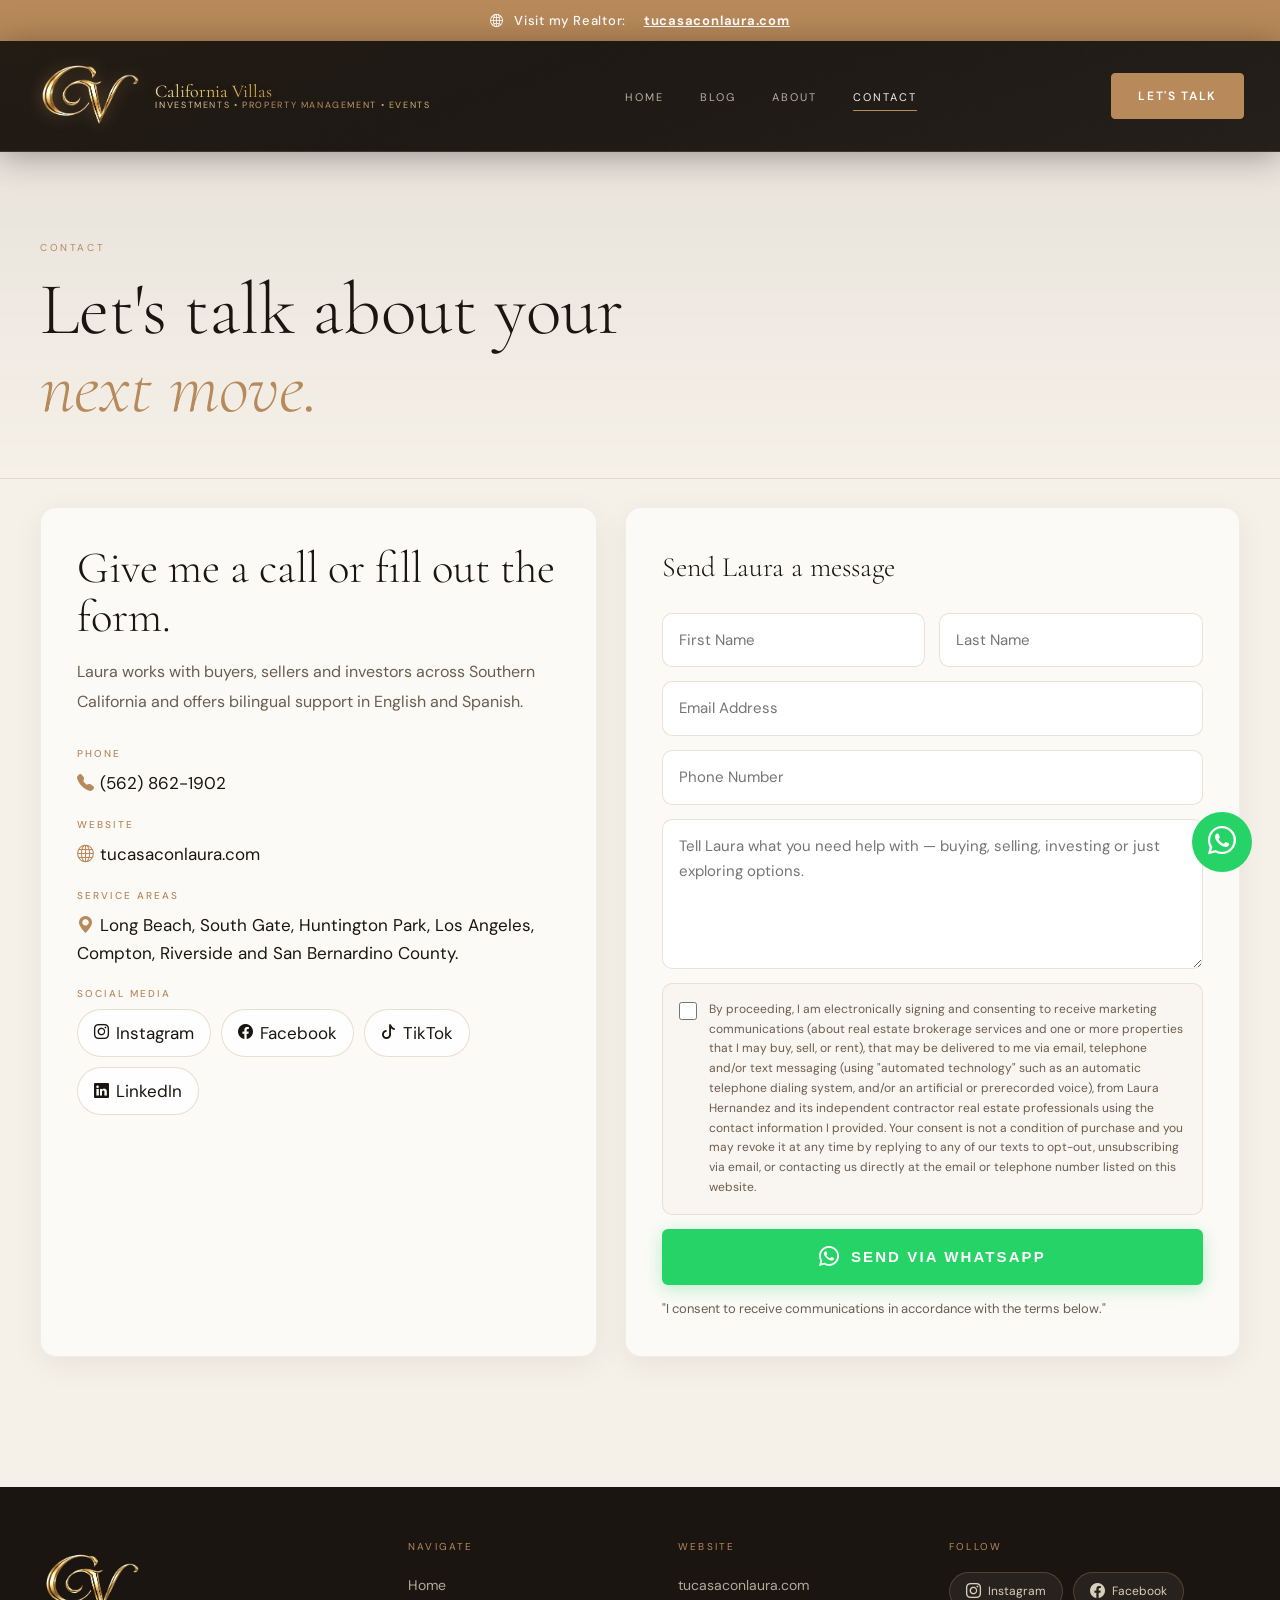
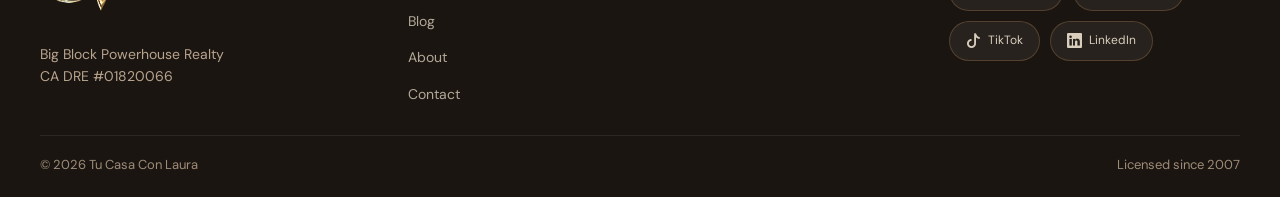
<file: contact.html>
<!DOCTYPE html>
<html lang="en">
<head>
  <meta charset="UTF-8">
  <meta name="viewport" content="width=device-width, initial-scale=1.0">
  <title>Contact — Tu Casa Con Laura</title>
  <link rel="preconnect" href="https://fonts.googleapis.com">
  <link rel="preconnect" href="https://fonts.gstatic.com" crossorigin>
  <link href="https://fonts.googleapis.com/css2?family=Cormorant+Garamond:ital,wght@0,300;0,400;0,600;1,300;1,400;1,600&family=DM+Sans:wght@300;400;500;700&display=swap" rel="stylesheet">
  <link rel="stylesheet" href="https://cdn.jsdelivr.net/npm/bootstrap-icons@1.11.3/font/bootstrap-icons.min.css">
  <link rel="stylesheet" href="css/style.css">
  <style>
    /* ── NAV BRAND ── */
    .nav-logo {
      display: flex;
      align-items: center;
      gap: 12px;
    }
    .nav-brand-text {
      display: flex;
      flex-direction: column;
      line-height: 1.1;
    }
   .brand-main {
  font-family: var(--serif);
  font-size: 18px;
  background: linear-gradient(
    135deg,
    #fff4c9 0%,
    #f7d774 20%,
    #d4a94f 40%,
    #b8895a 60%,
    #f7d774 80%,
    #fff4c9 100%
  );
  background-clip: text;
  -webkit-background-clip: text;
  -webkit-text-fill-color: transparent;
  text-shadow:
    0 0 6px rgba(184,137,90,0.25),
    0 2px 6px rgba(0,0,0,0.3);
}
    
    .brand-sub {
  font-size: 9px;
  letter-spacing: .18em;
  text-transform: uppercase;
  background: linear-gradient(
    135deg,
    #f5deb3,
    #b8895a,
    #e6c27a
  );
  background-clip: text;
  -webkit-background-clip: text;
  -webkit-text-fill-color: transparent;
  opacity: 0.95;
}


    .contact-wrap {
      width: min(1200px, calc(100% - 40px));
      margin: 0 auto;
      padding: 28px 0 70px;
      display: grid;
      grid-template-columns: .95fr 1.05fr;
      gap: 28px;
    }
    .contact-card, .form-card { padding: 36px; }
    .contact-title {
      font-family: var(--serif);
      font-size: clamp(30px,3.5vw,52px);
      font-weight: 300;
      line-height: 1.08;
      margin-bottom: 16px;
    }
    .contact-list { display: grid; gap: 20px; margin-top: 28px; }
    .contact-row strong {
      display: block;
      color: var(--gold);
      font-size: 10px;
      text-transform: uppercase;
      letter-spacing: .2em;
      margin-bottom: 6px;
      font-weight: 500;
    }
    .contact-row p, .contact-row a { font-size: 17px; color: var(--charcoal); }
    form { display: grid; gap: 14px; }
    .form-card h2 { font-family: var(--serif); font-size: 28px; font-weight: 300; margin-bottom: 22px; }
    input, textarea, select {
      width: 100%;
      border: 1px solid rgba(184,137,90,.25);
      border-radius: 10px;
      padding: 14px 16px;
      font: inherit;
      font-size: 15px;
      background: rgba(255,255,255,.92);
      color: var(--charcoal);
      transition: border-color .2s;
      outline: none;
    }
    input:focus, textarea:focus {
      border-color: var(--gold);
      box-shadow: 0 0 0 3px rgba(184,137,90,.12);
    }
    textarea { min-height: 150px; resize: vertical; }
    .form-row { display: grid; grid-template-columns: 1fr 1fr; gap: 14px; }
    .form-note { color: var(--mid); font-size: 13px; line-height: 1.6; }

    .disclaimer-label {
      display: flex; gap: 12px; align-items: flex-start;
      padding: 16px; border: 1px solid rgba(184,137,90,.2);
      border-radius: 10px; background: rgba(184,137,90,.04); cursor: pointer;
    }
    .disclaimer-check {
      width: 18px !important; height: 18px; min-width: 18px;
      margin-top: 2px; accent-color: var(--gold);
      cursor: pointer; padding: 0 !important; border-radius: 4px !important;
    }
    .disclaimer-text { font-size: 12px; color: var(--mid); line-height: 1.65; }
    .disclaimer-text a { color: var(--gold); text-decoration: underline; }

    @media (max-width: 780px) {
      .contact-wrap { grid-template-columns: 1fr; }
      .form-row { grid-template-columns: 1fr; }
    }
  </style>
</head>
<body>
  <div class="site-banner">
    <i class="bi bi-globe2"></i>
    Visit my Realtor: &nbsp;
    <a href="https://tucasaconlaura.com/" target="_blank" rel="noopener">tucasaconlaura.com</a>
  </div>
  <a href="https://wa.me/15628621902" target="_blank" rel="noopener" class="whatsapp-float" title="WhatsApp">
    <i class="bi bi-whatsapp"></i>
  </a>
    <nav id="main-nav">
    <a href="index.html" class="nav-logo">
      <img src="assets/images/logo.png" alt="California Villas" class="nav-logo-img">
      <div class="nav-brand-text">
        <span class="brand-main">California Villas</span>
        <span class="brand-sub">Investments • Property Management • Events</span>
      </div>
    </a>
    <ul class="nav-links">
      <li><a href="index.html">Home</a></li>
      <li><a href="blog.html">Blog</a></li>
      <li><a href="index.html#about">About</a></li>
      <li><a href="contact.html" class="active">Contact</a></li>
    </ul>
    <a href="contact.html" class="nav-cta">Let's Talk</a>
    <button class="nav-hamburger" id="nav-burger"><span></span><span></span><span></span></button>
  </nav>
  <nav class="nav-mobile" id="nav-mobile">
    <a href="index.html">Home</a>
    <a href="blog.html">Blog</a>
    <a href="index.html#about">About</a>
    <a href="contact.html">Contact</a>
  </nav>

  <section class="page-hero">
    <div class="page-hero-inner">
      <p class="page-eyebrow">Contact</p>
      <h1 class="page-title">Let's talk about your<br><em>next move.</em></h1>
    </div>
  </section>

  <main class="contact-wrap">
    <section class="contact-card card">
      <h2 class="contact-title">Give me a call or fill out the form.</h2>
      <p class="lead">Laura works with buyers, sellers and investors across Southern California and offers bilingual support in English and Spanish.</p>
      <div class="contact-list">
        <div class="contact-row">
          <strong>Phone</strong>
          <a href="tel:+15628621902"><i class="bi bi-telephone-fill" style="color:var(--gold);margin-right:6px"></i>(562) 862-1902</a>
        </div>
        <div class="contact-row">
          <strong>Website</strong>
          <a href="https://tucasaconlaura.com/" target="_blank" rel="noopener">
            <i class="bi bi-globe" style="color:var(--gold);margin-right:6px"></i>tucasaconlaura.com
          </a>
        </div>
        <div class="contact-row">
          <strong>Service Areas</strong>
          <p><i class="bi bi-geo-alt-fill" style="color:var(--gold);margin-right:6px"></i>Long Beach, South Gate, Huntington Park, Los Angeles, Compton, Riverside and San Bernardino County.</p>
        </div>
        <div class="contact-row">
          <strong>Social Media</strong>
          <div class="contact-socials">
            <a href="https://www.instagram.com/tucasaconlaura/" target="_blank"><i class="bi bi-instagram"></i> Instagram</a>
            <a href="https://www.facebook.com/TuCasaConLaura/" target="_blank"><i class="bi bi-facebook"></i> Facebook</a>
            <a href="https://www.tiktok.com/@tucasaconlaura" target="_blank"><i class="bi bi-tiktok"></i> TikTok</a>
            <a href="https://www.linkedin.com/in/tucasaconlaura" target="_blank"><i class="bi bi-linkedin"></i> LinkedIn</a>
          </div>
        </div>
      </div>
    </section>

    <section class="form-card card">
      <h2>Send Laura a message</h2>
      <form id="wa-form">
        <div class="form-row">
          <input type="text" id="f-first" placeholder="First Name" required>
          <input type="text" id="f-last" placeholder="Last Name">
        </div>
        <input type="email" id="f-email" placeholder="Email Address" required>
        <input type="tel" id="f-phone" placeholder="Phone Number">
        <textarea id="f-msg" placeholder="Tell Laura what you need help with — buying, selling, investing or just exploring options." required></textarea>
        <label class="disclaimer-label">
          <input type="checkbox" required class="disclaimer-check">
          <span class="disclaimer-text">
            By proceeding, I am electronically signing and consenting to receive marketing communications (about real estate brokerage services and one or more properties that I may buy, sell, or rent), that may be delivered to me via email, telephone and/or text messaging (using "automated technology" such as an automatic telephone dialing system, and/or an artificial or prerecorded voice), from Laura Hernandez and its independent contractor real estate professionals using the contact information I provided. Your consent is not a condition of purchase and you may revoke it at any time by replying to any of our texts to opt-out, unsubscribing via email, or contacting us directly at the email or telephone number listed on this website.
          </span>
        </label>
        <button type="submit" class="btn-whatsapp">
          <i class="bi bi-whatsapp"></i> Send via WhatsApp
        </button>
        <p class="form-note">"I consent to receive communications in accordance with the terms below."</p>
      </form>
    </section>
  </main>

  <footer>
    <div class="footer-grid">
      <div>
        <a href="index.html"><img src="assets/images/logo.png" alt="Tu Casa Con Laura" class="footer-logo-img"></a>
        <p class="footer-tagline">Big Block Powerhouse Realty<br>CA DRE #01820066</p>
      </div>
      <div>
        <p class="footer-col-title">Navigate</p>
        <ul class="footer-links">
          <li><a href="index.html">Home</a></li>
          <li><a href="blog.html">Blog</a></li>
          <li><a href="index.html#about">About</a></li>
          <li><a href="contact.html">Contact</a></li>
        </ul>
      </div>
      <div>
        <p class="footer-col-title">Website</p>
        <ul class="footer-links">
          <li><a href="https://tucasaconlaura.com/" target="_blank">tucasaconlaura.com</a></li>
        </ul>
      </div>
      <div>
        <p class="footer-col-title">Follow</p>
        <div class="footer-socials">
          <a href="https://www.instagram.com/tucasaconlaura/" target="_blank" rel="noopener"><i class="bi bi-instagram"></i> Instagram</a>
          <a href="https://www.facebook.com/TuCasaConLaura/" target="_blank" rel="noopener"><i class="bi bi-facebook"></i> Facebook</a>
          <a href="https://www.tiktok.com/@tucasaconlaura" target="_blank" rel="noopener"><i class="bi bi-tiktok"></i> TikTok</a>
          <a href="https://www.linkedin.com/in/tucasaconlaura" target="_blank" rel="noopener"><i class="bi bi-linkedin"></i> LinkedIn</a>
        </div>
      </div>
    </div>
    <div class="footer-bottom">
      <span>© 2026 Tu Casa Con Laura</span>
      <span>Licensed since 2007</span>
    </div>
  </footer>

  <script>
    document.getElementById('wa-form').addEventListener('submit', function(e) {
      e.preventDefault();
      const first = document.getElementById('f-first').value.trim();
      const last  = document.getElementById('f-last').value.trim();
      const email = document.getElementById('f-email').value.trim();
      const phone = document.getElementById('f-phone').value.trim();
      const msg   = document.getElementById('f-msg').value.trim();
      const text  = `Hola Laura! Te escribo desde tucasaconlaura.com 👋\n\n` +
        `*Nombre:* ${first} ${last}\n` +
        `*Email:* ${email}\n` +
        (phone ? `*Teléfono:* ${phone}\n` : '') +
        `\n*Mensaje:*\n${msg}`;
      window.open(`https://wa.me/15628621902?text=${encodeURIComponent(text)}`, '_blank');
    });
  </script>
  <script src="js/main.js"></script>
</body>
</html>
</file>
<file: css/style.css>
/* ══════════════════════════════════════════════
   TU CASA CON LAURA — Redesign 2026
   CSS mejorado: animaciones, scroll-reveal, responsive
   ══════════════════════════════════════════════ */

@import url('https://fonts.googleapis.com/css2?family=Cormorant+Garamond:ital,wght@0,300;0,400;0,600;1,300;1,400;1,600&family=DM+Sans:wght@300;400;500;700&display=swap');

:root {
  --cream:    #f5f0e8;
  --cream-2:  #ede6d9;
  --warm:     #e8dece;
  --sand:     #c9b898;
  --gold:     #b8895a;
  --gold-dk:  #9a6e3f;
  --charcoal: #1a1510;
  --char-2:   #252018;
  --char-3:   #2f2820;
  --mid:      #6b5d4f;
  --white:    #ffffff;
  --wa:       #25D366;
  --wa-dk:    #1aab52;

  --serif: 'Cormorant Garamond', Georgia, serif;
  --sans:  'DM Sans', Arial, sans-serif;

  --nav-h:     110px;
  --radius:    16px;
  --radius-lg: 24px;

  /* Animación base */
  --ease-out:  cubic-bezier(0.16, 1, 0.3, 1);
  --ease-in:   cubic-bezier(0.4, 0, 1, 1);
}

/* ══════════════════════════
   RESET & BASE
   ══════════════════════════ */
*, *::before, *::after { box-sizing: border-box; margin: 0; padding: 0; }
html { scroll-behavior: smooth; -webkit-font-smoothing: antialiased; }
body {
  font-family: var(--sans);
  background: var(--cream);
  color: var(--charcoal);
  overflow-x: hidden;
  line-height: 1.65;
}
img { max-width: 100%; display: block; }
a { color: inherit; text-decoration: none; }
.container { width: min(1200px, calc(100% - 40px)); margin: 0 auto; }

/* ══════════════════════════════════════════════
   SCROLL-REVEAL ANIMATIONS
   Todos los elementos con [data-reveal] se animan
   al entrar en el viewport vía IntersectionObserver
   ══════════════════════════════════════════════ */

/* Estado inicial — invisible y desplazado */
[data-reveal] {
  opacity: 0;
  transform: translateY(32px);
  transition:
    opacity 0.72s var(--ease-out),
    transform 0.72s var(--ease-out);
  will-change: opacity, transform;
}

/* Variante: entrar desde la izquierda */
[data-reveal="left"] {
  transform: translateX(-36px);
}

/* Variante: entrar desde la derecha */
[data-reveal="right"] {
  transform: translateX(36px);
}

/* Variante: escala (zoom suave) */
[data-reveal="scale"] {
  transform: scale(0.94) translateY(16px);
}

/* Estado visible — animación completada */
[data-reveal].is-visible {
  opacity: 1;
  transform: none;
}

/* Retrasos escalonados para grupos de cards */
[data-reveal-delay="1"] { transition-delay: 0.08s; }
[data-reveal-delay="2"] { transition-delay: 0.16s; }
[data-reveal-delay="3"] { transition-delay: 0.24s; }
[data-reveal-delay="4"] { transition-delay: 0.32s; }
[data-reveal-delay="5"] { transition-delay: 0.40s; }

/* ══════════════════════════
   IMÁGENES — SIN RECORTE
   Todas las fotos usan object-fit: cover + overflow: hidden
   en el contenedor, nunca clip en la imagen directa
   ══════════════════════════ */

/* Contenedor genérico para fotos sin recorte */
.img-frame {
  overflow: hidden;
  border-radius: var(--radius);
  background: var(--warm);
  /* El border-radius siempre en el contenedor, no en la img */
}

/* La imagen llena el contenedor sin distorsionarse */
.img-frame img,
.img-cover {
  width: 100%;
  height: 100%;
  object-fit: cover;
  object-position: center top;
  display: block;
  /* Aceleración GPU — evita artefactos durante animaciones */
  transform: translateZ(0);
  backface-visibility: hidden;
  -webkit-backface-visibility: hidden;
  /* Transición suave al hacer hover en la galería */
  transition: transform 0.55s var(--ease-out);
}

/* Zoom sutil al hover — sin recorte porque overflow: hidden está en el padre */
.gallery-item:hover img,
.post-card:hover .post-card-img img,
.article-card:hover .article-card-img img,
.featured-post:hover .featured-media img {
  transform: scale(1.04) translateZ(0);
}

/* Animación parallax suave en la foto hero */
.hero-photo {
  position: absolute;
  inset: 0;
  width: 100%;
  height: 100%;
  object-fit: cover;
  object-position: center top;
  display: block;
  transform: translateZ(0);
  backface-visibility: hidden;
  -webkit-backface-visibility: hidden;
  /* Sin transition aquí — el parallax lo maneja JS */
}

/* ══════════════════════════
   LAZY LOADING — SKELETON
   Placeholder animado mientras carga la imagen
   ══════════════════════════ */
@keyframes skeleton-shimmer {
  0%   { background-position: -200% 0; }
  100% { background-position:  200% 0; }
}

img.lazy {
  background: linear-gradient(
    90deg,
    var(--warm) 25%,
    var(--cream-2) 50%,
    var(--warm) 75%
  );
  background-size: 200% 100%;
  animation: skeleton-shimmer 1.6s ease infinite;
}

img.lazy.loaded {
  background: none;
  animation: none;
}

/* Fade-in cuando la imagen termina de cargar */
@keyframes img-fade-in {
  from { opacity: 0; }
  to   { opacity: 1; }
}
img.lazy.loaded { animation: img-fade-in 0.45s ease forwards; }

/* ══════════════════════════
   WEBSITE BANNER
   ══════════════════════════ */
.site-banner {
  background: var(--gold);
  color: #fff;
  text-align: center;
  padding: 10px 20px;
  font-size: 13px;
  font-weight: 500;
  letter-spacing: .06em;
  display: flex;
  align-items: center;
  justify-content: center;
  gap: 10px;
}
.site-banner a { color: #fff; text-decoration: underline; font-weight: 700; }
.site-banner a:hover { opacity: .85; }

/* ══════════════════════════
   NAVIGATION
   ══════════════════════════ */
#main-nav {
  position: sticky;
  top: 0;
  z-index: 1000;
  min-height: var(--nav-h);
  display: flex;
  align-items: center;
  justify-content: space-between;
  gap: 20px;
  padding: 8px 36px;
  background:
    url("data:image/svg+xml,%3Csvg xmlns='http://www.w3.org/2000/svg' width='300' height='300'%3E%3Cfilter id='n'%3E%3CfeTurbulence type='fractalNoise' baseFrequency='0.75' numOctaves='4' stitchTiles='stitch'/%3E%3CfeColorMatrix type='saturate' values='0'/%3E%3C/filter%3E%3Crect width='300' height='300' filter='url(%23n)' opacity='0.04'/%3E%3C/svg%3E"),
    linear-gradient(160deg, #201810 0%, #1a1510 40%, #211c15 100%);
  background-color: #1a1510;
  border-bottom: 1px solid rgba(184,137,90,.22);
  box-shadow: 0 4px 32px rgba(0,0,0,.35);
  isolation: isolate;
  /* Entrada suave del nav */
  animation: nav-slide-in 0.5s var(--ease-out) both;
}
@keyframes nav-slide-in {
  from { transform: translateY(-100%); opacity: 0; }
  to   { transform: translateY(0);     opacity: 1; }
}

.nav-logo {
  display: inline-flex;
  align-items: center;
  text-decoration: none;
  flex-shrink: 0;
}
.nav-logo-img {
  height: 94px;
  width: auto;
  max-width: 360px;
  object-fit: contain;
  display: block;
  background: transparent;
  transition: opacity .2s, filter .2s;
  filter: brightness(1.12) drop-shadow(0 1px 8px rgba(184,137,90,.4));
}
.nav-logo-img:hover {
  opacity: .88;
  filter: brightness(1.2) drop-shadow(0 2px 12px rgba(184,137,90,.55));
}

.nav-links {
  list-style: none;
  display: flex;
  gap: 36px;
  align-items: center;
}
.nav-links a {
  font-size: 11px;
  text-transform: uppercase;
  letter-spacing: .18em;
  color: rgba(235,225,210,.75);
  position: relative;
  padding-bottom: 3px;
  transition: color .2s;
}
.nav-links a::after {
  content: '';
  position: absolute;
  left: 0; right: 0; bottom: -4px;
  height: 1px;
  background: var(--gold);
  transform: scaleX(0);
  transform-origin: left;
  transition: transform .25s ease;
}
.nav-links a:hover,
.nav-links a.active { color: var(--cream); }
.nav-links a:hover::after,
.nav-links a.active::after { transform: scaleX(1); }

.nav-cta {
  display: inline-flex;
  align-items: center;
  justify-content: center;
  min-height: 46px;
  padding: 0 26px;
  border-radius: 4px;
  background: var(--gold);
  color: var(--white);
  border: 1px solid var(--gold);
  font-size: 12px;
  text-transform: uppercase;
  letter-spacing: .14em;
  font-weight: 600;
  transition: background .2s, border-color .2s, transform .15s;
  white-space: nowrap;
}
.nav-cta:hover {
  background: var(--gold-dk);
  border-color: var(--gold-dk);
  transform: translateY(-1px);
}

.nav-hamburger {
  display: none;
  background: none;
  border: 0;
  cursor: pointer;
  padding: 4px;
}
.nav-hamburger span {
  display: block;
  width: 22px;
  height: 1.5px;
  background: var(--cream);
  margin: 5px 0;
  transition: transform .25s ease, opacity .2s ease;
}
/* Hamburger → X */
.nav-hamburger.open span:nth-child(1) { transform: translateY(6.5px) rotate(45deg); }
.nav-hamburger.open span:nth-child(2) { opacity: 0; transform: scaleX(0); }
.nav-hamburger.open span:nth-child(3) { transform: translateY(-6.5px) rotate(-45deg); }

.nav-mobile {
  display: none;
  background: var(--char-2);
  border-bottom: 1px solid rgba(184,137,90,.15);
  /* Animación de apertura */
  overflow: hidden;
  max-height: 0;
  transition: max-height 0.35s var(--ease-out);
}
.nav-mobile.open {
  display: grid;
  gap: 0;
  padding: 8px 24px 16px;
  max-height: 320px;
}
.nav-mobile a {
  text-decoration: none;
  padding: 11px 0;
  color: rgba(235,225,210,.85);
  font-size: 13px;
  letter-spacing: .1em;
  text-transform: uppercase;
  border-bottom: 1px solid rgba(255,255,255,.06);
  transition: color .2s, padding-left .2s;
}
.nav-mobile a:hover { color: var(--cream); padding-left: 6px; }
.nav-mobile a:last-child { border-bottom: 0; }

/* ══════════════════════════
   BOTONES
   ══════════════════════════ */
.btn-primary {
  display: inline-flex;
  align-items: center;
  justify-content: center;
  gap: 9px;
  min-height: 56px;
  padding: 0 36px;
  border-radius: 6px;
  background: var(--gold);
  color: var(--white);
  border: 2px solid var(--gold);
  font-size: 13px;
  text-transform: uppercase;
  letter-spacing: .16em;
  font-weight: 600;
  transition: background .2s, border-color .2s, transform .15s, box-shadow .2s;
  cursor: pointer;
  box-shadow: 0 4px 18px rgba(184,137,90,.35);
}
.btn-primary:hover {
  background: var(--gold-dk);
  border-color: var(--gold-dk);
  transform: translateY(-2px);
  box-shadow: 0 8px 28px rgba(184,137,90,.48);
}

.btn-ghost {
  display: inline-flex;
  align-items: center;
  justify-content: center;
  gap: 9px;
  min-height: 56px;
  padding: 0 32px;
  border-radius: 6px;
  background: transparent;
  color: var(--charcoal);
  border: 2px solid rgba(184,137,90,.5);
  font-size: 13px;
  text-transform: uppercase;
  letter-spacing: .16em;
  font-weight: 600;
  transition: background .2s, border-color .2s, transform .15s;
}
.btn-ghost:hover {
  background: rgba(184,137,90,.1);
  border-color: var(--gold);
  transform: translateY(-2px);
}

.btn-whatsapp {
  display: inline-flex;
  align-items: center;
  justify-content: center;
  gap: 10px;
  min-height: 56px;
  padding: 0 36px;
  border-radius: 6px;
  background: var(--wa);
  color: #fff;
  border: 2px solid var(--wa);
  font-size: 15px;
  text-transform: uppercase;
  letter-spacing: .14em;
  font-weight: 600;
  transition: background .2s, transform .15s, box-shadow .2s;
  cursor: pointer;
  box-shadow: 0 4px 18px rgba(37,211,102,.3);
  width: 100%;
  justify-content: center;
}
.btn-whatsapp:hover {
  background: var(--wa-dk);
  border-color: var(--wa-dk);
  transform: translateY(-2px);
  box-shadow: 0 8px 28px rgba(37,211,102,.45);
}
.btn-whatsapp i { font-size: 20px; }

/* WhatsApp flotante — con animación de pulso */
@keyframes wa-pulse {
  0%, 100% { box-shadow: 0 4px 20px rgba(37,211,102,.45); }
  50%       { box-shadow: 0 4px 32px rgba(37,211,102,.75), 0 0 0 8px rgba(37,211,102,.12); }
}
.whatsapp-float {
  position: fixed;
  bottom: 28px;
  right: 28px;
  z-index: 999;
  width: 60px;
  height: 60px;
  border-radius: 50%;
  background: var(--wa);
  color: #fff;
  display: flex;
  align-items: center;
  justify-content: center;
  font-size: 28px;
  animation: wa-pulse 2.8s ease-in-out infinite;
  transition: transform .2s;
}
.whatsapp-float:hover {
  transform: scale(1.12);
  animation: none;
  box-shadow: 0 6px 28px rgba(37,211,102,.65);
}

/* ══════════════════════════
   LAYOUT COMPARTIDO
   ══════════════════════════ */
section { width: 100%; }

.page-hero {
  padding: 88px 0 52px;
  background: linear-gradient(180deg, rgba(26,21,16,.06) 0%, transparent 100%);
  border-bottom: 1px solid rgba(184,137,90,.1);
}
.page-hero-inner {
  width: min(1200px, calc(100% - 40px));
  margin: 0 auto;
}
.page-hero.dark {
  background: linear-gradient(175deg, #1a1510 0%, #231c14 100%);
  border-bottom: 1px solid rgba(184,137,90,.18);
}
.page-hero.dark .page-title,
.page-hero.dark .page-eyebrow { color: var(--cream); }
.page-hero.dark .page-title em { color: var(--gold); }

.page-eyebrow, .section-kicker {
  color: var(--gold);
  font-size: 10px;
  text-transform: uppercase;
  letter-spacing: .26em;
  margin-bottom: 14px;
  display: block;
}

.page-title {
  font-family: var(--serif);
  font-weight: 300;
  line-height: 1.05;
  font-size: clamp(40px, 6vw, 74px);
}
.page-title em { font-style: italic; color: var(--gold); }

.section-title {
  font-family: var(--serif);
  font-weight: 300;
  line-height: 1.08;
  font-size: clamp(28px, 3.8vw, 48px);
}
.section-title em { font-style: italic; color: var(--gold); }

.section-header {
  display: flex;
  align-items: flex-end;
  justify-content: space-between;
  gap: 24px;
  margin-bottom: 30px;
}

.section-link {
  color: var(--gold);
  font-size: 11px;
  text-transform: uppercase;
  letter-spacing: .16em;
  border-bottom: 1px solid rgba(184,137,90,.5);
  padding-bottom: 3px;
  white-space: nowrap;
  transition: border-color .2s, color .2s;
}
.section-link:hover { border-color: var(--gold); color: var(--gold-dk); }

.lead { font-size: 16px; color: var(--mid); line-height: 1.9; }

.card {
  background: rgba(255,255,255,.65);
  border: 1px solid rgba(184,137,90,.13);
  border-radius: var(--radius);
  box-shadow: 0 8px 32px rgba(26,21,16,.06);
}

/* ══════════════════════════
   HERO (index.html)
   ══════════════════════════ */
.hero {
  min-height: calc(100vh - var(--nav-h));
  display: grid;
  grid-template-columns: 1fr 1fr;
}

.hero-left {
  display: flex;
  flex-direction: column;
  justify-content: center;
  padding: clamp(40px, 6vw, 88px);
  background: var(--cream);
}

/* Entrada escalonada del hero */
.hero-eyebrow {
  font-size: 10px;
  letter-spacing: .26em;
  text-transform: uppercase;
  color: var(--gold);
  margin-bottom: 20px;
  animation: hero-fade-up 0.6s 0.2s var(--ease-out) both;
}
.hero-title {
  font-family: var(--serif);
  font-size: clamp(46px, 6.5vw, 88px);
  line-height: 1;
  font-weight: 300;
  animation: hero-fade-up 0.7s 0.32s var(--ease-out) both;
}
.hero-title em { color: var(--gold); font-style: italic; }

.hero-subtitle {
  font-family: var(--serif);
  font-size: clamp(18px, 2.2vw, 28px);
  color: var(--mid);
  margin: 12px 0 18px;
  font-style: italic;
  animation: hero-fade-up 0.7s 0.44s var(--ease-out) both;
}
.hero-desc {
  max-width: 520px;
  font-size: 15px;
  color: var(--mid);
  line-height: 1.9;
  animation: hero-fade-up 0.7s 0.52s var(--ease-out) both;
}
.hero-actions {
  display: flex;
  gap: 12px;
  flex-wrap: wrap;
  margin-top: 30px;
  animation: hero-fade-up 0.7s 0.60s var(--ease-out) both;
}
.hero-stats {
  display: flex;
  gap: 32px;
  flex-wrap: wrap;
  margin-top: 40px;
  padding-top: 24px;
  border-top: 1px solid rgba(184,137,90,.2);
  animation: hero-fade-up 0.7s 0.72s var(--ease-out) both;
}
@keyframes hero-fade-up {
  from { opacity: 0; transform: translateY(24px); }
  to   { opacity: 1; transform: translateY(0); }
}

.stat-num {
  font-family: var(--serif);
  font-size: 34px;
  color: var(--gold);
  display: block;
  line-height: 1;
}
.stat-label {
  font-size: 10px;
  text-transform: uppercase;
  letter-spacing: .16em;
  color: var(--mid);
  margin-top: 4px;
}

.hero-right {
  position: relative;
  min-height: 560px;
  background: var(--char-2);
  overflow: hidden; /* Contiene la foto sin recortarla visualmente */
}
/* Overlay decorativo */
.hero-right::after {
  content: '';
  position: absolute;
  inset: 0;
  background:
    linear-gradient(to right,  rgba(245,240,232,.1) 0%, transparent 30%),
    linear-gradient(to top,    rgba(26,21,16,.5) 0%, transparent 60%);
  z-index: 1;
  pointer-events: none;
}

.hero-badge {
  position: absolute;
  left: 24px;
  bottom: 24px;
  background: rgba(245,240,232,.97);
  padding: 16px 20px;
  border-radius: 12px;
  box-shadow: 0 8px 32px rgba(26,21,16,.22);
  z-index: 2;
  border-left: 3px solid var(--gold);
  animation: hero-badge-in 0.8s 0.9s var(--ease-out) both;
}
@keyframes hero-badge-in {
  from { opacity: 0; transform: translateY(16px) translateX(-8px); }
  to   { opacity: 1; transform: none; }
}
.hero-badge-name {
  font-family: var(--serif);
  font-size: 22px;
  font-weight: 400;
  line-height: 1;
}
.hero-badge-title {
  font-size: 10px;
  text-transform: uppercase;
  letter-spacing: .16em;
  color: var(--gold);
  margin-top: 5px;
}

/* ══════════════════════════
   INTRO
   ══════════════════════════ */
.intro { padding: 80px 0; }
.intro-wrap {
  width: min(1200px, calc(100% - 40px));
  margin: 0 auto;
  display: grid;
  grid-template-columns: .75fr 1.5fr;
  gap: 40px;
  align-items: start;
}
.intro-body {
  font-family: var(--serif);
  font-size: clamp(22px, 2.8vw, 36px);
  line-height: 1.5;
  font-weight: 300;
  color: var(--charcoal);
}
.intro-body em { color: var(--gold); font-style: italic; }

/* ══════════════════════════
   SPECIALTIES
   ══════════════════════════ */
.specialties { background: var(--char-2); padding: 80px 0; }
.specialties .section-title { color: var(--cream); }
.specialties .section-link  { color: var(--gold); }

.spec-grid {
  width: min(1200px, calc(100% - 40px));
  margin: 0 auto;
  display: grid;
  grid-template-columns: repeat(4, 1fr);
  gap: 16px;
}
.spec-card {
  padding: 30px 24px;
  border-radius: var(--radius);
  background: rgba(255,255,255,.05);
  border: 1px solid rgba(184,137,90,.18);
  transition: background .25s, border-color .25s, transform .25s var(--ease-out);
}
.spec-card:hover {
  background: rgba(255,255,255,.09);
  border-color: rgba(184,137,90,.38);
  transform: translateY(-4px);
}
.spec-num {
  font-family: var(--serif);
  font-size: 42px;
  color: rgba(184,137,90,.35);
  line-height: 1;
  transition: color .25s;
}
.spec-card:hover .spec-num { color: rgba(184,137,90,.6); }
.spec-name {
  font-family: var(--serif);
  font-size: 22px;
  color: var(--cream);
  margin: 12px 0 8px;
  font-weight: 400;
}
.spec-desc { color: rgba(220,205,185,.65); font-size: 14px; line-height: 1.75; }

/* ══════════════════════════
   BLOG PREVIEW (index)
   ══════════════════════════ */
.blog-preview { padding: 80px 0; }
.blog-wrap { width: min(1200px, calc(100% - 40px)); margin: 0 auto; }

.blog-grid {
  display: grid;
  grid-template-columns: 2fr 1fr 1fr;
  gap: 16px;
}
.post-card {
  text-decoration: none;
  background: rgba(255,255,255,.75);
  border: 1px solid rgba(184,137,90,.13);
  border-radius: var(--radius);
  overflow: hidden; /* IMPORTANTE: clip aquí, no en la img */
  transition: box-shadow .25s, transform .25s var(--ease-out);
  display: flex;
  flex-direction: column;
}
.post-card:hover {
  box-shadow: 0 16px 48px rgba(26,21,16,.14);
  transform: translateY(-4px);
}
.post-card-img {
  width: 100%;
  height: 260px;
  overflow: hidden; /* Doble contención — garantía */
  flex-shrink: 0;
  background: var(--warm);
}
.post-card:first-child .post-card-img { height: 360px; }
.post-card-img img {
  width: 100%;
  height: 100%;
  object-fit: cover;
  object-position: center;
  display: block;
  transform: translateZ(0);
  transition: transform 0.55s var(--ease-out);
}
.post-card:hover .post-card-img img { transform: scale(1.05) translateZ(0); }

.post-card-body  { padding: 22px; flex: 1; }
.post-tag        { color: var(--gold); font-size: 10px; text-transform: uppercase; letter-spacing: .18em; display: block; margin-bottom: 8px; }
.post-title      { font-family: var(--serif); font-size: 24px; font-weight: 300; line-height: 1.15; color: var(--charcoal); margin-bottom: 10px; }
.post-excerpt    { font-size: 14px; color: var(--mid); line-height: 1.75; }

/* ══════════════════════════
   ABOUT SECTION
   ══════════════════════════ */
.about-section { padding: 90px 0; background: var(--cream-2); }
.about-wrap {
  width: min(1200px, calc(100% - 40px));
  margin: 0 auto;
  display: grid;
  grid-template-columns: .95fr 1.05fr;
  gap: 56px;
  align-items: center;
}
.about-photo-wrap {
  border-radius: var(--radius-lg);
  overflow: hidden; /* Clip aquí, foto se expande libre */
  height: 560px;
  background: var(--warm);
  position: relative;
}
.about-photo {
  width: 100%;
  height: 100%;
  object-fit: cover;
  object-position: center top;
  display: block;
  transform: translateZ(0);
  transition: transform 0.6s var(--ease-out);
}
.about-photo-wrap:hover .about-photo { transform: scale(1.03) translateZ(0); }

.about-name {
  font-family: var(--serif);
  font-size: clamp(38px, 5vw, 64px);
  font-weight: 300;
  line-height: 1.02;
}
.about-name em { color: var(--gold); font-style: italic; }
.about-meta {
  color: var(--gold);
  text-transform: uppercase;
  letter-spacing: .18em;
  font-size: 10px;
  margin: 12px 0 24px;
}
.about-copy { display: grid; gap: 16px; color: var(--mid); font-size: 16px; line-height: 1.9; }
.about-badges { display: flex; gap: 10px; flex-wrap: wrap; margin-top: 22px; }
.about-badges span {
  border: 1px solid rgba(184,137,90,.28);
  padding: 8px 14px;
  border-radius: 999px;
  font-size: 11px;
  letter-spacing: .1em;
  text-transform: uppercase;
  background: rgba(255,255,255,.6);
  transition: background .2s, border-color .2s;
}
.about-badges span:hover { background: rgba(184,137,90,.12); border-color: rgba(184,137,90,.5); }

/* ══════════════════════════
   GALERÍA DE FOTOS
   ══════════════════════════ */
.gallery-strip {
  width: min(1200px, calc(100% - 40px));
  margin: 0 auto;
  padding: 0 0 80px;
}
.gallery-grid {
  display: grid;
  grid-template-columns: 2fr 1fr 1fr;
  grid-template-rows: auto auto;
  gap: 12px;
}
.gallery-item {
  border-radius: var(--radius);
  overflow: hidden; /* LA CLAVE: clip en contenedor, no en img */
  background: var(--warm);
  cursor: pointer;
  position: relative;
}
/* Overlay de hover */
.gallery-item::after {
  content: '';
  position: absolute;
  inset: 0;
  background: rgba(184,137,90,.0);
  transition: background .3s ease;
  z-index: 1;
  pointer-events: none;
}
.gallery-item:hover::after { background: rgba(184,137,90,.12); }

.gallery-item:first-child { grid-row: span 2; height: 500px; }
.gallery-item:not(:first-child) { height: 244px; }

.gallery-item img {
  width: 100%;
  height: 100%;
  object-fit: cover;
  object-position: center top;
  display: block;
  transform: translateZ(0);
  transition: transform 0.6s var(--ease-out);
}
.gallery-item:hover img { transform: scale(1.05) translateZ(0); }

/* ══════════════════════════
   VIDEOS SECTION
   ══════════════════════════ */
.videos-section { padding: 80px 0; background: var(--char-3); }
.videos-wrap { width: min(1200px, calc(100% - 40px)); margin: 0 auto; }
.videos-section .section-title { color: var(--cream); }
.videos-section .section-link  { color: var(--gold); }

.vid-intro-row {
  display: grid;
  grid-template-columns: 1fr 1fr;
  gap: 28px;
  align-items: start;
  margin-bottom: 40px;
}
.vid-intro-text {
  font-family: var(--serif);
  font-size: clamp(18px, 2vw, 24px);
  font-weight: 300;
  line-height: 1.6;
  color: rgba(235,225,210,.8);
}
.vid-cta-block {
  padding: 24px;
  background: rgba(255,255,255,.05);
  border: 1px solid rgba(184,137,90,.2);
  border-radius: var(--radius);
}
.vid-cta-block .lead { color: rgba(220,205,185,.75); font-size: 14px; }
.ig-btn-grad {
  display: inline-flex;
  align-items: center;
  gap: 10px;
  padding: 11px 18px;
  background: linear-gradient(135deg,#f58529,#dd2a7b,#8134af);
  color: white;
  border-radius: 8px;
  margin-top: 14px;
  font-size: 13px;
  font-weight: 500;
  transition: opacity .2s, transform .2s;
}
.ig-btn-grad:hover { opacity: .88; transform: translateY(-1px); }

.vgrid {
  display: grid;
  grid-template-columns: repeat(3, 1fr);
  gap: 20px;
}
.vcard {
  background: rgba(255,255,255,.05);
  border: 1px solid rgba(184,137,90,.15);
  border-radius: var(--radius);
  overflow: hidden;
  display: flex;
  flex-direction: column;
  transition: border-color .25s, transform .25s var(--ease-out);
}
.vcard:hover { border-color: rgba(184,137,90,.4); transform: translateY(-3px); }

.vcard-media {
  position: relative;
  width: 100%;
  padding-bottom: 56.25%;
  height: 0;
  overflow: hidden;
  background: #120d06;
  flex-shrink: 0;
}
.vcard-media video {
  position: absolute;
  inset: 0;
  width: 100%;
  height: 100%;
  object-fit: cover;
  display: block;
  cursor: pointer;
}
.vcard-play {
  position: absolute;
  inset: 0;
  display: grid;
  place-items: center;
  background: rgba(20,14,6,.4);
  transition: opacity .25s;
  z-index: 2;
  pointer-events: none;
}
.vcard-media.playing .vcard-play { opacity: 0; }
.play-btn {
  width: 62px; height: 62px;
  border-radius: 50%; border: 0;
  background: var(--gold); color: white;
  font-size: 22px; cursor: pointer;
  display: grid; place-items: center;
  pointer-events: all;
  transition: background .2s, transform .2s;
}
.play-btn:hover { background: var(--gold-dk); transform: scale(1.1); }
.vcard-featured { grid-column: span 2; }
.vcard-featured .vcard-media { padding-bottom: 42.85%; }
.vcard-info { padding: 20px; flex: 1; }
.vcard-tag   { font-size: 10px; text-transform: uppercase; letter-spacing: .18em; color: var(--gold); }
.vcard-title { font-family: var(--serif); font-size: 22px; line-height: 1.2; color: var(--cream); margin-top: 8px; font-weight: 300; }
.vcard-sub   { color: rgba(200,185,165,.65); margin-top: 8px; font-size: 13px; }

.ig-strip {
  display: flex;
  justify-content: space-between;
  gap: 24px;
  align-items: center;
  flex-wrap: wrap;
  padding: 42px 0 0;
  border-top: 1px solid rgba(184,137,90,.15);
  margin-top: 40px;
}
.ig-strip-text { color: var(--cream); font-family: var(--serif); font-size: clamp(22px,2.8vw,34px); font-weight: 300; }
.ig-strip-text em { color: var(--gold); font-style: italic; }
.ig-strip .contact-socials a { color: rgba(220,205,185,.8); border-color: rgba(184,137,90,.25); background: rgba(255,255,255,.05); }
.ig-strip .contact-socials a:hover { background: rgba(184,137,90,.18); color: #fff; }

/* ══════════════════════════
   SOCIAL PILLS
   ══════════════════════════ */
.footer-socials, .social-pills, .contact-socials {
  display: flex;
  flex-wrap: wrap;
  gap: 10px;
}
.social-pills a,
.contact-socials a,
.footer-socials a {
  display: inline-flex;
  align-items: center;
  gap: 7px;
  padding: 9px 16px;
  border-radius: 999px;
  border: 1px solid rgba(184,137,90,.28);
  color: var(--charcoal);
  background: rgba(255,255,255,.8);
  font-size: 12px;
  transition: background .2s, transform .15s;
}
.social-pills a:hover,
.contact-socials a:hover,
.footer-socials a:hover { background: rgba(184,137,90,.12); transform: translateY(-1px); }

.footer-socials a {
  color: #d9cebc;
  border-color: rgba(184,137,90,.3);
  background: rgba(255,255,255,.06);
}
.footer-socials a:hover { color: #fff; background: rgba(184,137,90,.18); }
.social-pills a i,
.contact-socials a i,
.footer-socials a i { font-size: 15px; line-height: 1; }

/* ══════════════════════════
   CONTACT STRIP
   ══════════════════════════ */
.contact-strip {
  width: min(1200px, calc(100% - 40px));
  margin: 60px auto 0;
  padding: 36px;
  background: linear-gradient(135deg, #1a1510 0%, #2f2318 100%);
  color: var(--cream);
  border-radius: var(--radius-lg);
  display: grid;
  grid-template-columns: 1.2fr .9fr;
  gap: 32px;
  align-items: center;
}
.contact-strip-title {
  font-family: var(--serif);
  font-size: clamp(26px,3.5vw,44px);
  font-weight: 300;
  line-height: 1.1;
}
.contact-strip-title em { color: var(--gold); font-style: italic; }
.contact-strip-sub { color: #d9c9b4; margin-top: 10px; font-size: 15px; }
.contact-strip-right { display: grid; gap: 18px; justify-items: start; }
.contact-item { display: flex; gap: 14px; align-items: center; }
.contact-icon {
  width: 46px; height: 46px;
  border-radius: 50%;
  background: rgba(255,255,255,.08);
  display: grid;
  place-items: center;
  flex-shrink: 0;
}
.contact-icon svg { width: 20px; height: 20px; stroke: var(--cream); fill: none; stroke-width: 1.8; }
.contact-info-label { font-size: 10px; text-transform: uppercase; letter-spacing: .18em; color: #c0a882; }
.contact-info-value { font-size: 22px; font-family: var(--serif); }

/* ══════════════════════════
   BLOG PAGE
   ══════════════════════════ */
.featured-post {
  display: grid;
  grid-template-columns: 1.05fr .95fr;
  border-radius: var(--radius-lg);
  overflow: hidden;
  border: 1px solid rgba(184,137,90,.13);
  background: rgba(255,255,255,.7);
  box-shadow: 0 8px 32px rgba(26,21,16,.06);
  cursor: pointer;
  transition: box-shadow .25s, transform .25s var(--ease-out);
}
.featured-post:hover {
  box-shadow: 0 16px 48px rgba(26,21,16,.14);
  transform: translateY(-3px);
}
.featured-media {
  height: 460px;
  overflow: hidden; /* Clip en contenedor */
  background: var(--warm);
  flex-shrink: 0;
}
.featured-media img {
  width: 100%; height: 100%;
  object-fit: cover; display: block;
  transform: translateZ(0);
  transition: transform 0.6s var(--ease-out);
}
.featured-post:hover .featured-media img { transform: scale(1.04) translateZ(0); }

.featured-body { padding: 42px; display: flex; flex-direction: column; justify-content: center; }
.featured-body h2 { font-family: var(--serif); font-size: clamp(28px,3.5vw,50px); font-weight: 300; line-height: 1.05; margin: 10px 0 16px; }
.featured-body p  { color: var(--mid); font-size: 15px; line-height: 1.85; }
.meta { color: var(--gold); font-size: 10px; letter-spacing: .2em; text-transform: uppercase; margin-top: 20px; }

.articles-grid {
  display: grid;
  grid-template-columns: repeat(3, 1fr);
  gap: 16px;
  margin-top: 20px;
}
.article-card {
  overflow: hidden;
  border-radius: var(--radius);
  background: rgba(255,255,255,.72);
  border: 1px solid rgba(184,137,90,.12);
  display: flex;
  flex-direction: column;
  transition: box-shadow .25s, transform .25s var(--ease-out);
  cursor: pointer;
}
.article-card:hover {
  box-shadow: 0 12px 40px rgba(26,21,16,.12);
  transform: translateY(-4px);
}
.article-card-img {
  width: 100%; height: 220px;
  overflow: hidden; /* Clip en contenedor */
  background: var(--warm);
  flex-shrink: 0;
}
.article-card-img img {
  width: 100%; height: 100%;
  object-fit: cover; display: block;
  transform: translateZ(0);
  transition: transform 0.55s var(--ease-out);
}
.article-card:hover .article-card-img img { transform: scale(1.06) translateZ(0); }

.article-body { padding: 22px; flex: 1; }
.article-body h3 { font-family: var(--serif); font-size: 26px; line-height: 1.1; margin: 8px 0 10px; font-weight: 300; color: var(--charcoal); }
.article-body p  { color: var(--mid); font-size: 14px; line-height: 1.75; }

/* ══════════════════════════
   ARTICLE READER (blog)
   ══════════════════════════ */
#article-view { display: none; width: min(1200px, calc(100% - 40px)); margin: 0 auto; padding: 48px 0 90px; }
#article-view.visible { display: block; }
.post-wrap { display: grid; grid-template-columns: 1fr 320px; gap: 72px; align-items: start; }

.back-link {
  display: inline-flex; align-items: center; gap: 8px;
  font-size: 11px; letter-spacing: .14em; text-transform: uppercase;
  color: var(--mid); margin-bottom: 36px;
  transition: color .2s; cursor: pointer;
}
.back-link:hover { color: var(--gold); }
.back-link::before { content: '←'; font-size: 14px; }

.article-tag   { font-size: 10px; letter-spacing: .22em; text-transform: uppercase; color: var(--gold); margin-bottom: 14px; display: block; }
.article-title { font-family: var(--serif); font-size: clamp(34px,4vw,54px); font-weight: 300; line-height: 1.08; color: var(--charcoal); margin-bottom: 16px; }
.article-title em { font-style: italic; color: var(--gold); }
.article-meta  { font-size: 11px; letter-spacing: .1em; text-transform: uppercase; color: var(--sand); display: flex; gap: 20px; flex-wrap: wrap; margin-bottom: 36px; }
.article-hero  { width: 100%; aspect-ratio: 16/9; overflow: hidden; border-radius: var(--radius); margin-bottom: 40px; background: var(--warm); }
.article-hero img { width: 100%; height: 100%; object-fit: cover; display: block; }

.article-body-text { font-size: 16px; font-weight: 300; line-height: 1.9; color: var(--mid); }
.article-body-text h2 { font-family: var(--serif); font-size: 28px; font-weight: 600; color: var(--charcoal); margin: 48px 0 14px; }
.article-body-text h3 { font-family: var(--serif); font-size: 22px; font-weight: 600; color: var(--charcoal); margin: 34px 0 10px; }
.article-body-text p  { margin-bottom: 20px; }
.article-body-text strong { font-weight: 500; color: var(--charcoal); }
.article-body-text em { font-style: italic; color: var(--gold); }
.article-body-text ul, .article-body-text ol { padding-left: 24px; margin-bottom: 20px; display: flex; flex-direction: column; gap: 8px; }
.article-body-text blockquote { border-left: 2px solid var(--gold); padding: 16px 24px; margin: 32px 0; background: rgba(184,137,90,.06); border-radius: 0 var(--radius) var(--radius) 0; font-family: var(--serif); font-size: 20px; font-style: italic; color: var(--charcoal); }
.article-tip { background: rgba(184,137,90,.07); border-left: 2px solid var(--gold); padding: 18px 22px; margin: 28px 0; border-radius: 0 var(--radius) var(--radius) 0; }
.article-tip-label { font-size: 10px; letter-spacing: .2em; text-transform: uppercase; color: var(--gold); margin-bottom: 8px; display: block; font-weight: 500; }
.article-tip p { font-size: 14px; color: var(--mid); line-height: 1.75; margin: 0; }
.article-footer-author { margin-top: 60px; padding-top: 36px; border-top: 1px solid rgba(184,137,90,.2); display: flex; align-items: center; gap: 20px; }
.author-avatar { width: 58px; height: 58px; border-radius: 50%; overflow: hidden; background: var(--warm); flex-shrink: 0; display: flex; align-items: center; justify-content: center; }
.author-avatar img { width: 100%; height: 100%; object-fit: cover; }
.author-name   { font-family: var(--serif); font-size: 17px; font-weight: 600; color: var(--charcoal); }
.author-title  { font-size: 11px; letter-spacing: .12em; text-transform: uppercase; color: var(--gold); margin-top: 3px; }

/* Sidebar blog */
.sidebar { position: sticky; top: calc(var(--nav-h) + 28px); }
.sidebar-card { padding: 28px; margin-bottom: 20px; border-radius: var(--radius); background: var(--cream-2); border: 1px solid rgba(184,137,90,.14); }
.sidebar-card-title { font-size: 10px; letter-spacing: .2em; text-transform: uppercase; color: var(--gold); margin-bottom: 18px; padding-bottom: 12px; border-bottom: 1px solid rgba(184,137,90,.18); }
.sidebar-laura { display: flex; align-items: center; gap: 14px; margin-bottom: 16px; }
.sidebar-photo { width: 50px; height: 50px; border-radius: 50%; overflow: hidden; background: var(--warm); flex-shrink: 0; }
.sidebar-photo img { width: 100%; height: 100%; object-fit: cover; }
.sidebar-name  { font-family: var(--serif); font-size: 16px; font-weight: 600; color: var(--charcoal); }
.sidebar-cred  { font-size: 11px; color: var(--gold); letter-spacing: .1em; text-transform: uppercase; margin-top: 2px; }
.sidebar-bio   { font-size: 13px; color: var(--mid); line-height: 1.75; margin-bottom: 20px; }
.sidebar-cta   { width: 100%; justify-content: center; }

.related-post { display: flex; gap: 14px; align-items: flex-start; padding: 14px 0; border-bottom: 1px solid rgba(184,137,90,.1); cursor: pointer; transition: opacity .2s; }
.related-post:hover { opacity: .78; }
.related-thumb { width: 70px; height: 52px; border-radius: 8px; overflow: hidden; background: var(--warm); flex-shrink: 0; }
.related-thumb img { width: 100%; height: 100%; object-fit: cover; }
.related-title { font-family: var(--serif); font-size: 15px; line-height: 1.25; color: var(--charcoal); }
.related-tag   { font-size: 10px; color: var(--gold); text-transform: uppercase; letter-spacing: .14em; margin-bottom: 4px; display: block; }

/* ══════════════════════════
   CONTACT PAGE
   ══════════════════════════ */
.contact-wrap {
  width: min(1200px, calc(100% - 40px));
  margin: 0 auto;
  padding: 28px 0 70px;
  display: grid;
  grid-template-columns: .95fr 1.05fr;
  gap: 28px;
}
.contact-card, .form-card { padding: 36px; }
.contact-title {
  font-family: var(--serif);
  font-size: clamp(30px, 3.5vw, 52px);
  font-weight: 300;
  line-height: 1.08;
  margin-bottom: 16px;
}
.contact-list  { display: grid; gap: 20px; margin-top: 28px; }
.contact-row strong {
  display: block;
  color: var(--gold);
  font-size: 10px;
  text-transform: uppercase;
  letter-spacing: .2em;
  margin-bottom: 6px;
  font-weight: 500;
}
.contact-row p, .contact-row a { font-size: 17px; color: var(--charcoal); }

form { display: grid; gap: 14px; }
.form-card h2 { font-family: var(--serif); font-size: 28px; font-weight: 300; margin-bottom: 22px; }
input, textarea, select {
  width: 100%;
  border: 1px solid rgba(184,137,90,.25);
  border-radius: 10px;
  padding: 14px 16px;
  font: inherit;
  font-size: 15px;
  background: rgba(255,255,255,.92);
  color: var(--charcoal);
  transition: border-color .2s, box-shadow .2s;
  outline: none;
}
input:focus, textarea:focus {
  border-color: var(--gold);
  box-shadow: 0 0 0 3px rgba(184,137,90,.12);
}
textarea { min-height: 150px; resize: vertical; }
.form-row { display: grid; grid-template-columns: 1fr 1fr; gap: 14px; }
.form-note { color: var(--mid); font-size: 13px; line-height: 1.6; }
.disclaimer-label {
  display: flex; gap: 12px; align-items: flex-start;
  padding: 16px; border: 1px solid rgba(184,137,90,.2);
  border-radius: 10px; background: rgba(184,137,90,.04); cursor: pointer;
}
.disclaimer-check {
  width: 18px !important; height: 18px; min-width: 18px;
  margin-top: 2px; accent-color: var(--gold);
  cursor: pointer; padding: 0 !important; border-radius: 4px !important;
}
.disclaimer-text { font-size: 12px; color: var(--mid); line-height: 1.65; }
.disclaimer-text a { color: var(--gold); text-decoration: underline; }

/* ══════════════════════════
   LIGHTBOX
   ══════════════════════════ */
#lightbox { display: none; position: fixed; inset: 0; z-index: 9999; }
#lightbox.open { display: flex; align-items: center; justify-content: center; }
#lb-overlay { position: absolute; inset: 0; background: rgba(26,21,16,.92); }
#lb-box {
  position: relative; z-index: 1;
  max-width: 90vw; max-height: 90vh;
  display: flex; align-items: center; gap: 16px;
}
/* La imagen del lightbox sin recorte */
#lb-img {
  max-width: 80vw; max-height: 85vh;
  border-radius: var(--radius);
  object-fit: contain; /* contain, nunca cover — para ver la foto completa */
  display: block;
  animation: lb-zoom-in 0.3s var(--ease-out) both;
}
@keyframes lb-zoom-in {
  from { opacity: 0; transform: scale(0.9); }
  to   { opacity: 1; transform: scale(1); }
}
#lb-close {
  position: absolute; top: -40px; right: 0;
  background: none; border: 0; color: #fff;
  font-size: 22px; cursor: pointer; opacity: .7;
  transition: opacity .2s;
}
#lb-close:hover { opacity: 1; }
#lb-prev, #lb-next {
  background: rgba(255,255,255,.12); border: 0; color: #fff;
  font-size: 22px; width: 46px; height: 46px; border-radius: 50%;
  cursor: pointer; display: grid; place-items: center; flex-shrink: 0;
  transition: background .2s;
}
#lb-prev:hover, #lb-next:hover { background: rgba(184,137,90,.5); }
#lb-caption { display: none; }

/* ══════════════════════════
   FOOTER
   ══════════════════════════ */
footer {
  margin-top: 60px;
  background: var(--charcoal);
  color: #ede4d8;
  padding: 52px 28px 22px;
}
.footer-grid {
  width: min(1200px, calc(100% - 20px));
  margin: 0 auto;
  display: grid;
  grid-template-columns: 1.4fr 1fr 1fr 1.2fr;
  gap: 28px;
}
.footer-logo-img {
  height: 90px; width: auto;
  object-fit: contain; display: block;
  filter: brightness(1.1);
  transition: filter .2s;
}
.footer-logo-img:hover { filter: brightness(1.25); }
.footer-tagline { color: #b8a48e; margin-top: 14px; font-size: 14px; line-height: 1.6; }
.footer-col-title { font-size: 10px; text-transform: uppercase; letter-spacing: .22em; color: var(--gold); margin-bottom: 16px; }
.footer-links { list-style: none; display: grid; gap: 10px; }
.footer-links a { color: #d9cebc; opacity: .8; font-size: 14px; transition: opacity .2s, color .2s, padding-left .2s; }
.footer-links a:hover { opacity: 1; color: #fff; padding-left: 4px; }
.footer-bottom {
  width: min(1200px, calc(100% - 20px));
  margin: 28px auto 0;
  padding-top: 18px;
  border-top: 1px solid rgba(255,255,255,.08);
  display: flex;
  justify-content: space-between;
  gap: 12px;
  flex-wrap: wrap;
  font-size: 13px;
  color: #9e8c78;
}

/* ══════════════════════════
   RESPONSIVE
   ══════════════════════════ */

/* Tablets grandes — 1024px */
@media (max-width: 1024px) {
  .footer-grid { grid-template-columns: 1fr 1fr; gap: 32px; }
  .vgrid { grid-template-columns: repeat(2, 1fr); }
  .vcard-featured { grid-column: span 2; }
  .vcard-featured .vcard-media { padding-bottom: 56.25%; }
}

/* Tablets — 960px */
@media (max-width: 960px) {
  .hero { grid-template-columns: 1fr; }
  .hero-right { min-height: 380px; }
  .spec-grid { grid-template-columns: 1fr 1fr; }
  .blog-grid { grid-template-columns: 1fr 1fr; }
  .about-wrap { grid-template-columns: 1fr; }
  .about-photo-wrap { height: 420px; }
  .vid-intro-row { grid-template-columns: 1fr; }
  .gallery-grid {
    grid-template-columns: 1fr 1fr;
    grid-template-rows: auto;
  }
  .gallery-item:first-child {
    grid-column: span 2;
    grid-row: span 1;
    height: 340px;
  }
  .gallery-item:not(:first-child) { height: 210px; }
  .intro-wrap { grid-template-columns: 1fr; gap: 20px; }
}

/* Tablets pequeñas — 780px */
@media (max-width: 780px) {
  .contact-wrap { grid-template-columns: 1fr; }
  .form-row { grid-template-columns: 1fr; }
  .featured-post { grid-template-columns: 1fr; }
  .featured-media { height: 300px; }
  .articles-grid { grid-template-columns: 1fr 1fr; }
  .contact-strip { grid-template-columns: 1fr; }
}

/* Móvil — 860px nav */
@media (max-width: 860px) {
  #main-nav { padding: 10px 20px; }
  .nav-links, .nav-cta { display: none; }
  .nav-hamburger { display: block; }
}

/* Móvil — 640px */
@media (max-width: 640px) {
  :root { --nav-h: 80px; }
  #main-nav { padding: 10px 16px; min-height: var(--nav-h); }
  .nav-logo-img { height: 62px; max-width: 220px; }

  .hero { min-height: auto; }
  .hero-right { min-height: 300px; }

  .page-hero { padding-top: 52px; }

  .blog-grid { grid-template-columns: 1fr; }
  .vgrid { grid-template-columns: 1fr; }
  .vcard-featured { grid-column: span 1; }
  .spec-grid { grid-template-columns: 1fr; }

  .gallery-grid { grid-template-columns: 1fr 1fr; gap: 8px; }
  .gallery-item:first-child { grid-column: span 2; height: 240px; }
  .gallery-item:not(:first-child) { height: 160px; }

  .articles-grid { grid-template-columns: 1fr; }
  .post-wrap { grid-template-columns: 1fr; }
  .sidebar { position: static; }

  .contact-strip { padding: 24px; }
  .contact-strip-right { justify-items: stretch; }
  .btn-primary, .btn-ghost { min-height: 48px; font-size: 12px; padding: 0 24px; }

  .hero-actions { flex-direction: column; }
  .hero-actions .btn-primary,
  .hero-actions .btn-ghost { width: 100%; justify-content: center; }

  .footer-grid { grid-template-columns: 1fr; gap: 28px; }
  .footer-bottom { flex-direction: column; text-align: center; }

  .whatsapp-float { bottom: 18px; right: 18px; width: 52px; height: 52px; font-size: 24px; }

  .section-header { flex-direction: column; align-items: flex-start; gap: 8px; }
}

/* Móvil pequeño — 400px */
@media (max-width: 400px) {
  .gallery-grid { grid-template-columns: 1fr; }
  .gallery-item:first-child { grid-column: span 1; height: 240px; }
  .gallery-item:not(:first-child) { height: 200px; }
  .contact-wrap { padding: 16px 0 48px; }
  .contact-card, .form-card { padding: 22px 18px; }
}

/* ══════════════════════════════════════════════
   SCRIPT INLINE — IntersectionObserver
   (incluir en el <head> como <style> o dentro de main.js)

   Para activar las animaciones:
   1. Agregar data-reveal a los elementos en el HTML
   2. El script en main.js ejecuta el observer automáticamente

   Ejemplo HTML:
   <div data-reveal>contenido</div>
   <div data-reveal="left" data-reveal-delay="2">card</div>
   ══════════════════════════════════════════════ */
</file>
